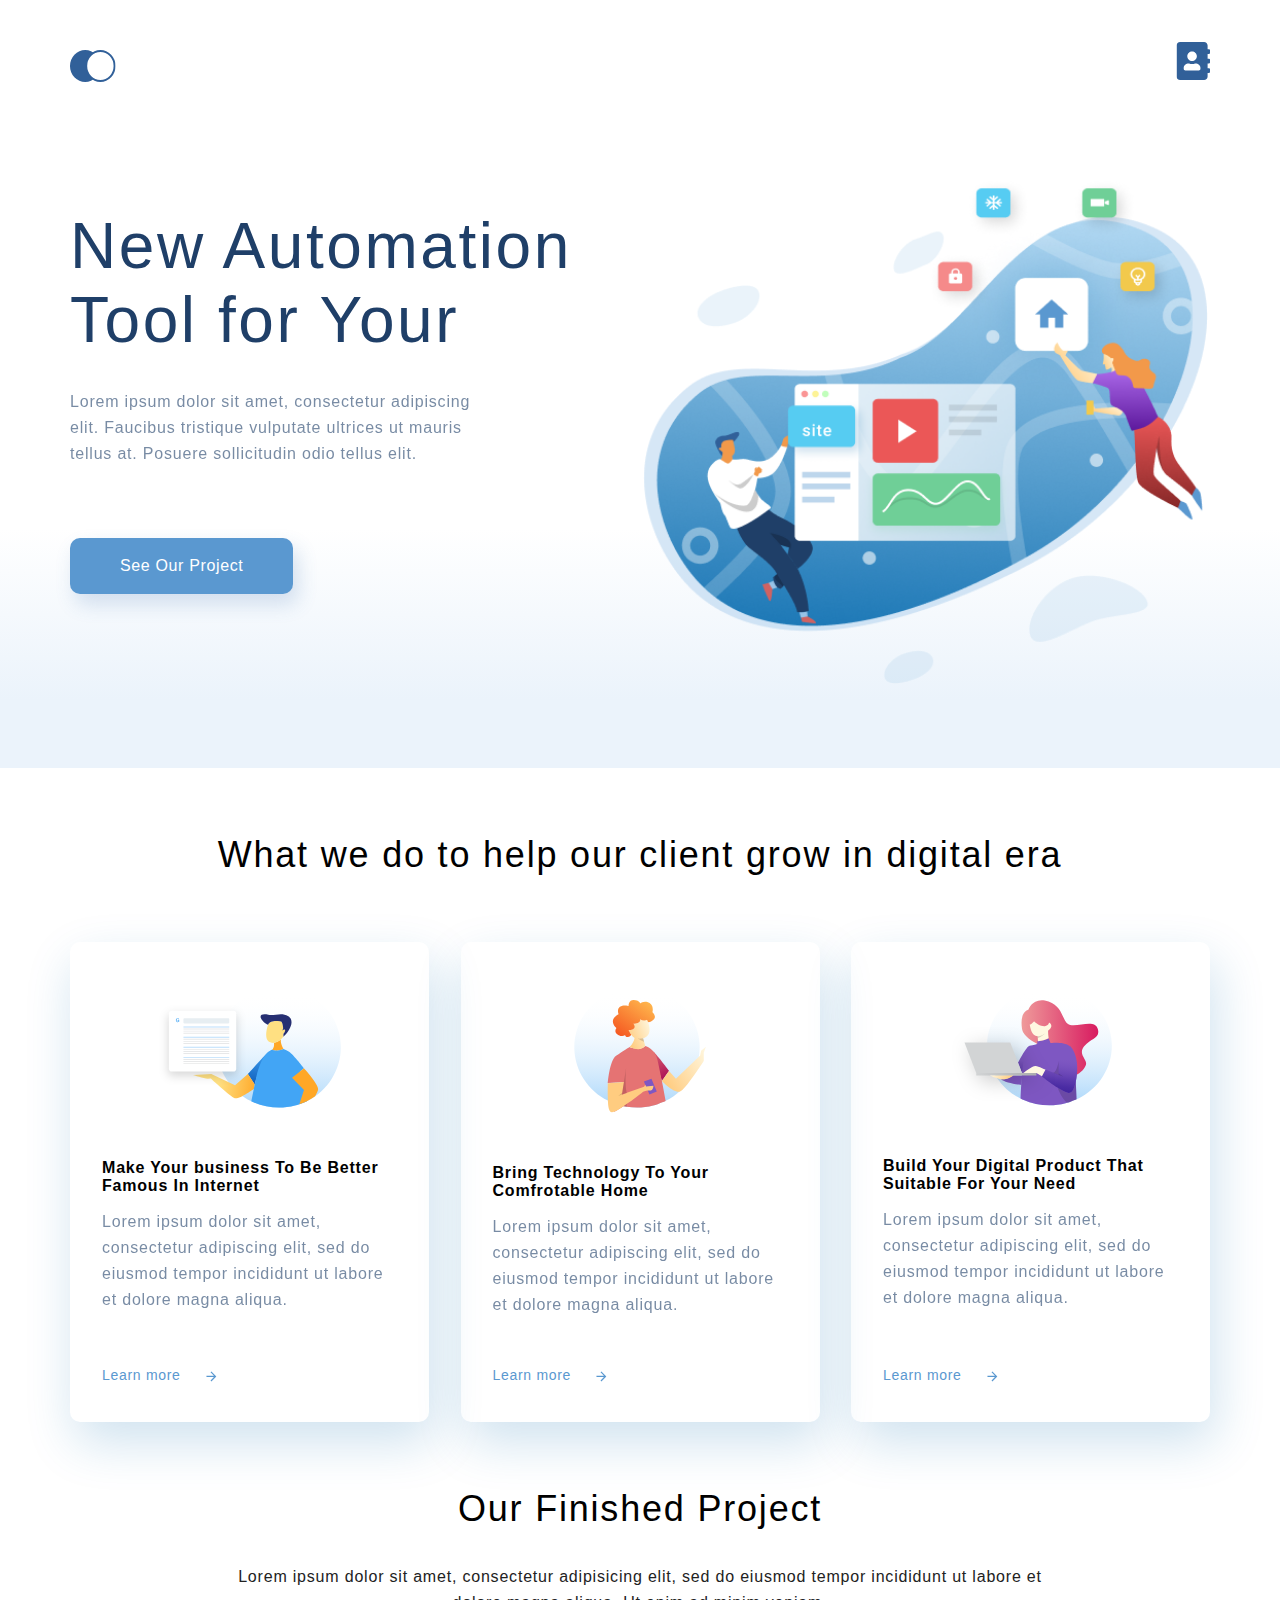
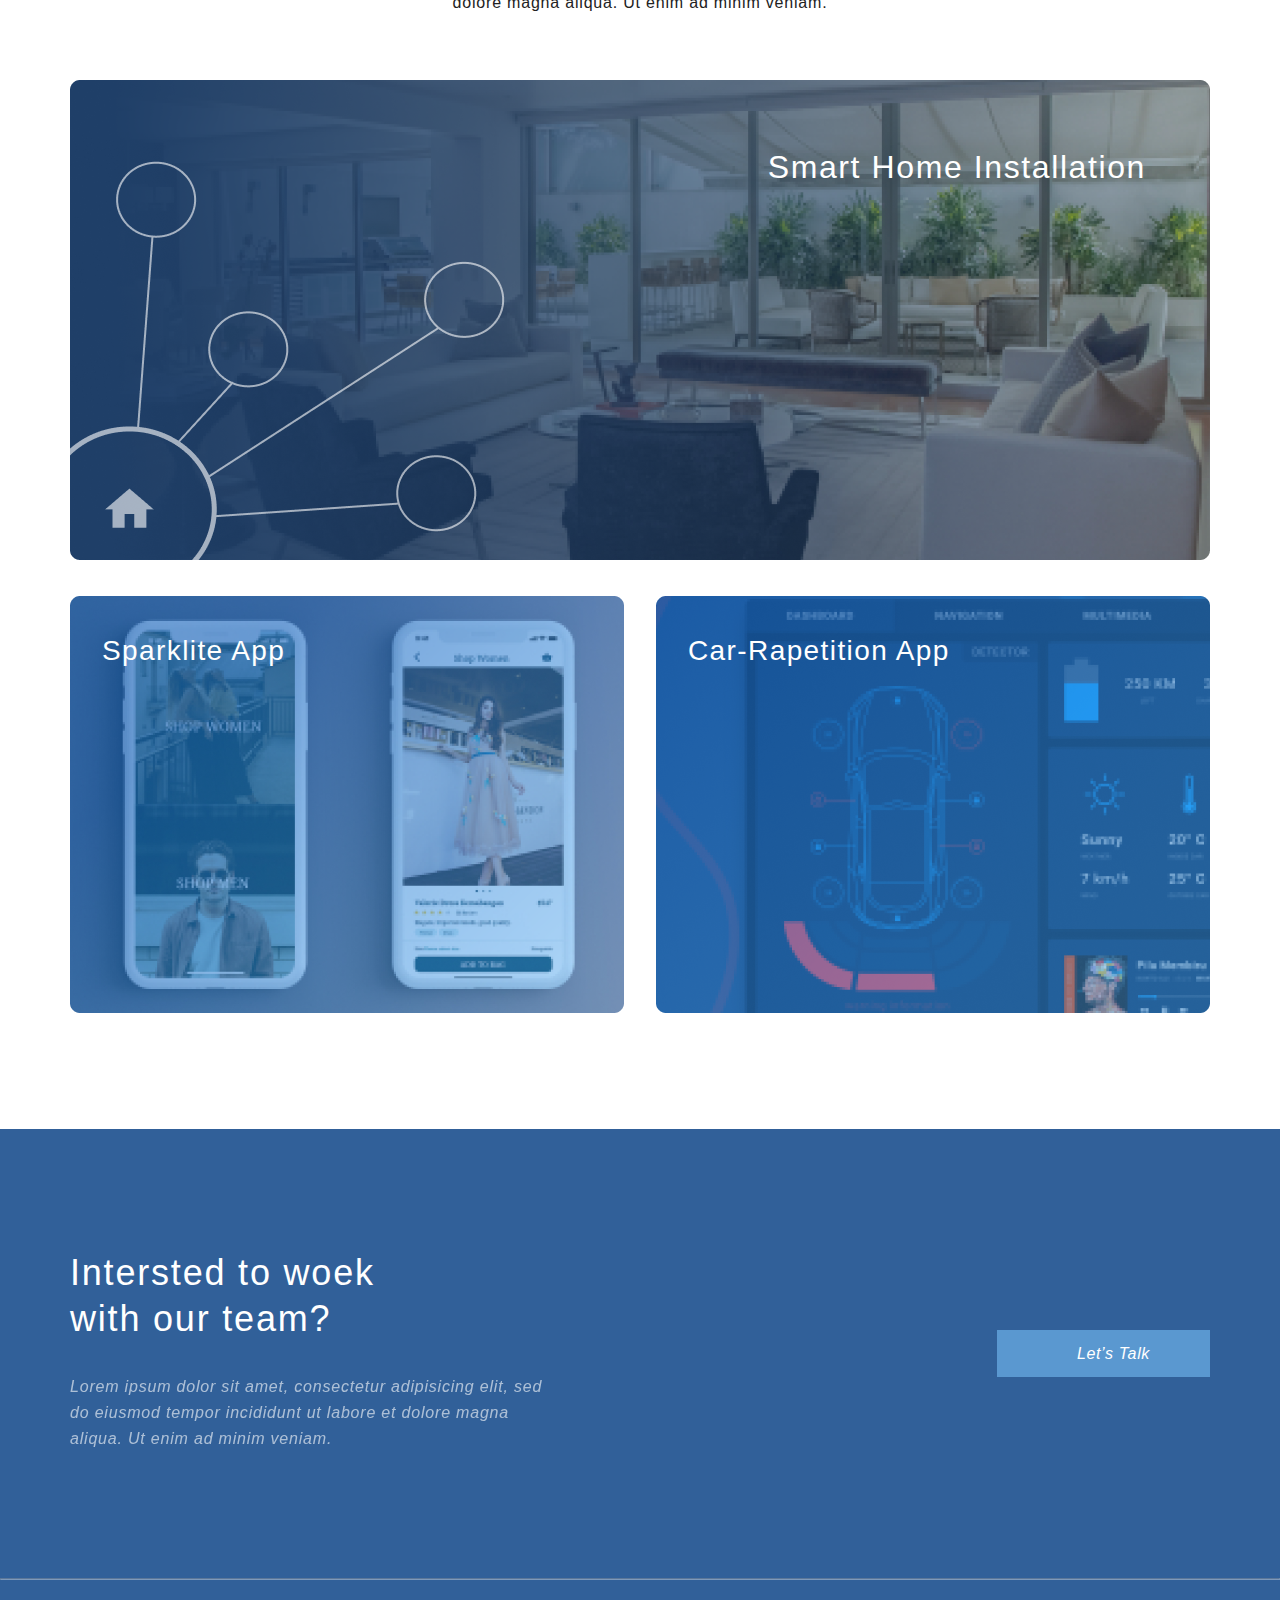
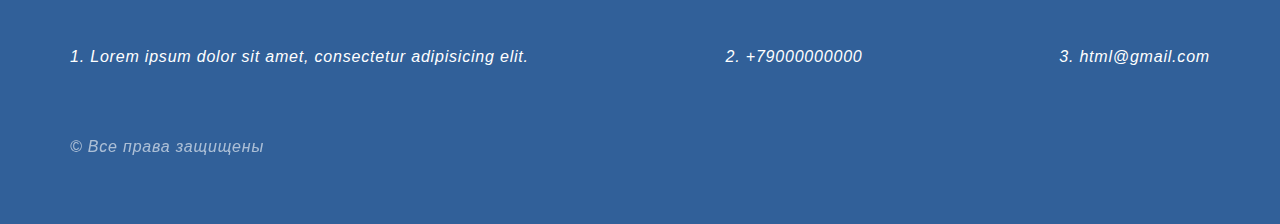
<file: index.html>
<!DOCTYPE html>
<html lang="en">
<head>
    <meta charset="UTF-8">
    <meta http-equiv="X-UA-Compatible" content="IE=edge">
    <meta name="viewport" content="width=device-width, initial-scale=1.0">
    <link rel="stylesheet" href="style.css">
    <title>Newtype</title>
</head>
<body>
    <div class="header">
        <div class="header_content container">
            <div class="header_content_menu ">
                <ul>
                    <li><a href="index.html"><img src="img/logo.svg" alt="main"></a></li>
                    <li><a href="contacts.html"><img src="img/contacts.svg" alt="contacts"></a></li>
                </ul>
            </div>
            <div class="header_content_text">
                <h1 class="first_heading">New Automation Tool for Your </h1>
                <p class="text">Lorem ipsum dolor sit amet, consectetur adipiscing elit. Faucibus tristique vulputate ultrices ut mauris tellus at. Posuere sollicitudin odio tellus elit.</p>
                <a href="https://spor.mybb.ru" target="_blank" class="header_content_button">See Our Project</a>
            </div>
        </div>
    </div>
    <div class="breeds container">
        <h3 class="third_heading">What we do to help our client grow in digital era</h3>
        <div class="breeds_cards">
            <div class="card">
                <img src="img/card-1.svg" alt="card 1" class="card__img">
                <h4 class="h4_card breeds_card_heading">Make Your business To Be Better Famous In Internet</h4>
                <p class="text">Lorem ipsum dolor sit amet, consectetur adipiscing elit, sed do eiusmod tempor incididunt ut labore et dolore magna aliqua. </p>
                <a href="https://klike.net/uploads/posts/2019-11/1572611130_1.jpg" target="_blank" class="card__link">Learn more<img src="img/arrow.svg" class="card_arrow" alt=""></a>
            </div>
            <div class="card">
                <img src="img/card-2.svg" alt="card 2" class="card__img">
                <h4 class="h4_card breeds_card_heading">Bring Technology To Your Comfrotable Home</h4>
                <p class="text">Lorem ipsum dolor sit amet, consectetur adipiscing elit, sed do eiusmod tempor incididunt ut labore et dolore magna aliqua. </p>
                <a href="https://bipbap.ru/wp-content/uploads/2017/01/4342140.jpg" target="_blank" class="card__link">Learn more<img class="card_arrow" src="img/arrow.svg" alt=""></a>
            </div>
            <div class="card">
                <img src="img/card-3.svg" alt="card 3" class="card__img">
                <h4 class="h4_card breeds_card_heading">Build Your Digital Product That Suitable For Your Need</h4>
                <p class="text">Lorem ipsum dolor sit amet, consectetur adipiscing elit, sed do eiusmod tempor incididunt ut labore et dolore magna aliqua. </p>
                <a href="https://vjoy.cc/wp-content/uploads/2020/02/1464729791156456568-810x540-1.jpg" target="_blank" class="card__link">Learn more<img src="img/arrow.svg" class="card_arrow" alt=""></a>
            </div>
        </div>
    </div>
    <div class="toys container">
        <h3 class="third_heading">Our Finished Project</h3>
        <p class="text">Lorem ipsum dolor sit amet, consectetur adipisicing elit, sed do eiusmod tempor incididunt ut labore et dolore magna aliqua. Ut enim ad minim veniam.</p>
        <div class="project__item">
            <img class="project__img" src="img/project-1.png" alt="photo">
            <p class="project_text project_text_big">Smart Home Installation</p>
        </div>
        <div class="project_parent">
            <div class="project__item progect__item_margin">
                <img class="project__img" src="img/project-2.png" alt="photo">
                <p image-card class="project_text">Sparklite App</p>
            </div>
            <div class="project__item">
                <img class="project__img" src="img/project-3.png" alt="photo">
                <p class="project_text">Car-Rapetition App</p>
            </div>
        </div>
    </div>
    <div class="footer">
        <div class="footer_top container">
            <div class="footer_top_text">
                <h3 class="third_heading">Intersted to woek with our team?</h3>
                <p class="text"><i>Lorem ipsum dolor sit amet, consectetur adipisicing elit, sed do eiusmod tempor incididunt ut labore et dolore magna aliqua. Ut enim ad minim veniam.</p>
            </div>
            <a href="https://spor.mybb.ru" target="_blank" class="footer_link">Let’s Talk</a>
        </div>
        <hr>
        <div class="footer_bottom container">
            <ol>
                <li>Lorem ipsum dolor sit amet, consectetur adipisicing elit.</li>
                <li>+79000000000</li>
                <li>html@gmail.com</li>
            </ol>
            <div class="footer_bottom_copyrights">
                <p class="text"> &copy; Все права защищены</p>
            </div>
        </div>
    </div>
</body>
</html>
</file>
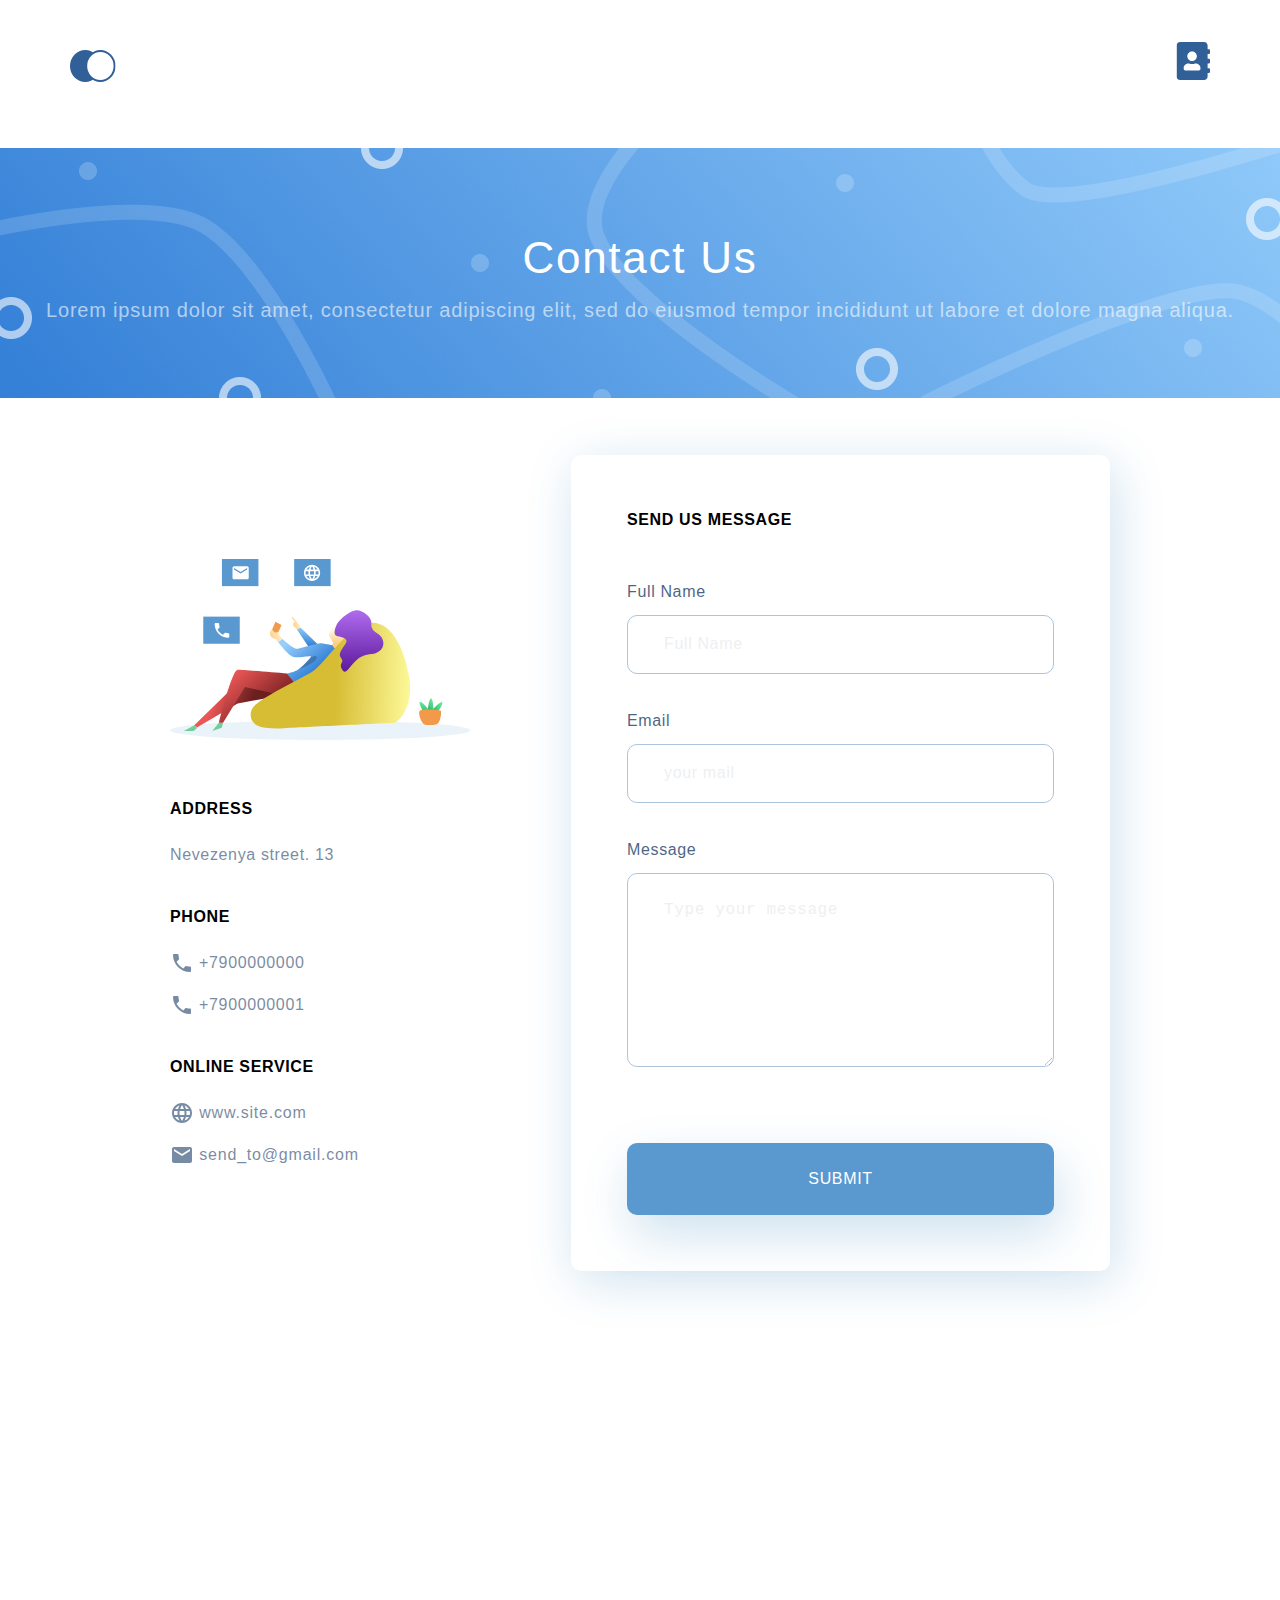
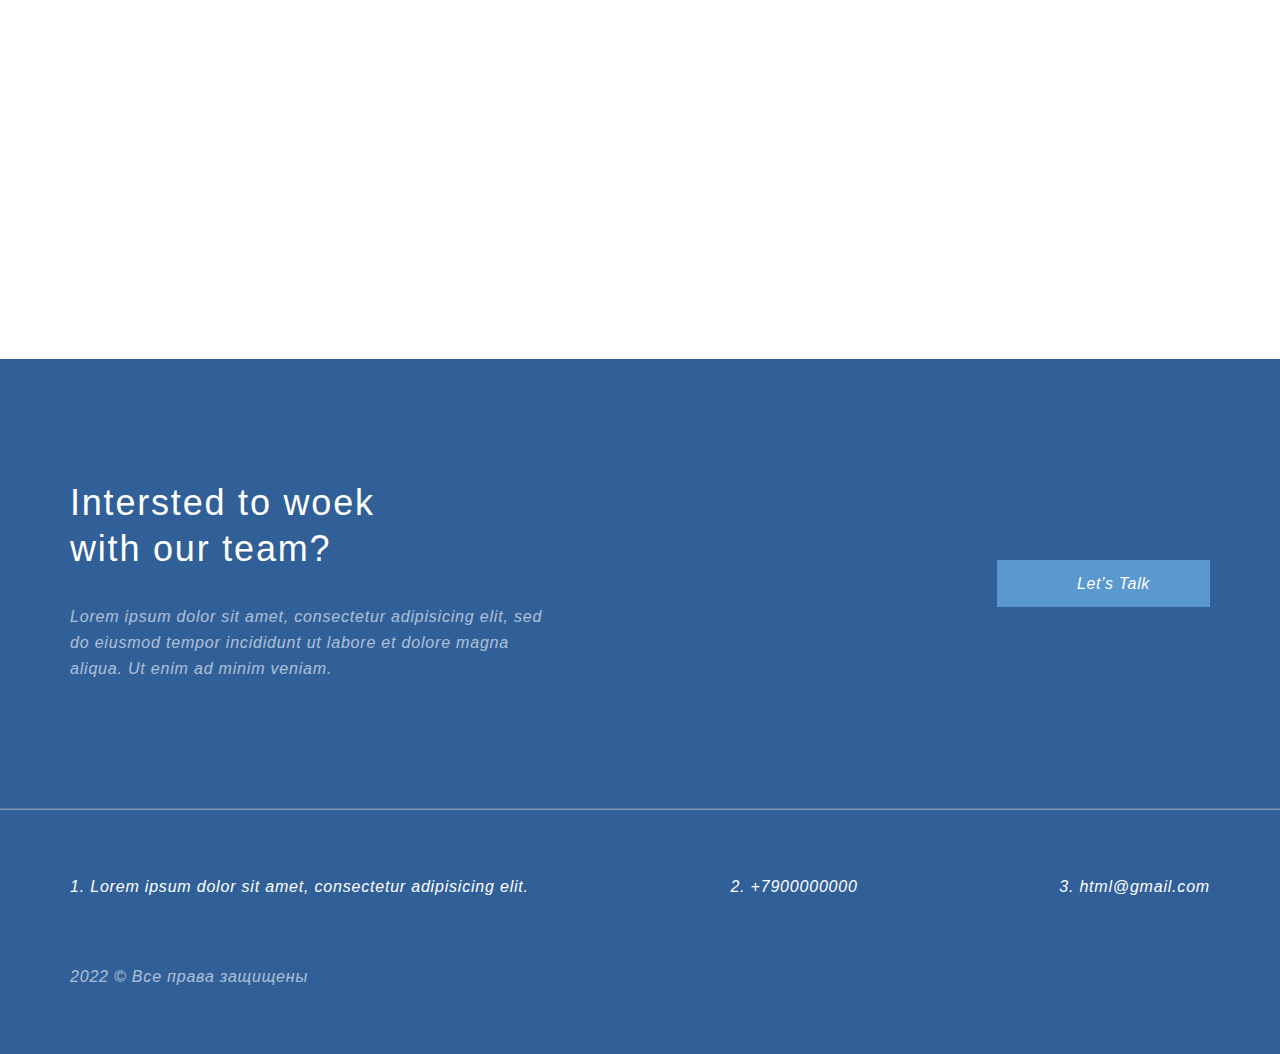
<file: contacts.html>
<!DOCTYPE html>
<html lang="en">
<head>
    <meta charset="UTF-8">
    <meta http-equiv="X-UA-Compatible" content="IE=edge">
    <meta name="viewport" content="width=device-width, initial-scale=1.0">
    <link rel="stylesheet" href="style.css">
    <title>Contacts</title>
</head>
<body>
    <div class="header">
        <div class="header_contacts container">
            <div class="header_content_menu">
                <ul>
                    <li><a href="index.html"><img src="img/logo.svg" alt="logo"></a></li>
                    <li><a href="contacts.html"><img src="img/contacts.svg" alt="contacts"></a></li>
                </ul>
            </div>
        </div>
        <div class="header_contact-us">
            <h2 class="second_heading">Contact Us</h2>
            <p class="text">Lorem ipsum dolor sit amet, consectetur adipiscing elit, sed do eiusmod tempor incididunt ut labore et dolore magna aliqua.</p>
        </div>
    </div>
    <div class="contacts-main container">
        <div class="contacts-main_wrapper">
            <div class="contacts-main_section">
                <img src="img/photo.svg" alt="photo">
                <div class="contacts-main_section_element">
                    <h4 class="h4_card contacts_text">Address</h4>
                    <p class="text contacts_text">Nevezenya street. 13</p>
                </div>
                <div class="contacts-main_section_element">
                    <h4 class="h4_card contacts_text">Phone</h4>
                    <ul>
                        <li class="text text_margin contacts_text"><img src="img/phone.svg" alt=""> +7900000000</li>
                        <li class="text contacts_text"><img src="img/phone.svg" alt=""> +7900000001</li>
                    </ul>
                </div>
                <div class="contacts-main_section_element">
                    <h4 class="h4_card contacts_text">Online service</h4>
                    <ul>
                        <li><a class="text text_margin contacts_link" href="https://spor.mybb.ru" target="_blank"><img src="img/site.svg" alt=""> www.site.com</a></li>
                        <li><a class="text contacts_link" href="mailto:knezhna@gmail.com" target="_blank"><img src="img/mail.svg" alt=""> send_to@gmail.com</a></li>
                    </ul>
                </div>
            </div>
            <div class="contacts-main_form">
                <h4 class="fourth_heading contacts_text">Send us message</h4>
                <form action="#">
                    <label for="name" class="label">Full Name</label><br>
                    <input type="text" class="input_field" name="name" id="name" placeholder="Full Name"><br>
                    <label for="email" class="label">Email</label><br>
                    <input type="email" class="input_field" name="email" id="email" placeholder="your mail"><br>
                    <label for="mess" class="label">Message<br></label>
                    <textarea name="mess" class="input_field" id="mess" cols="30" rows="10" placeholder="Type your message"></textarea>
                    <button type="submit" class="submit_button">submit</button>
                </form>
            </div>
        </div>
    </div>
    <div class="map">
        <script type="text/javascript" charset="utf-8" async src="https://api-maps.yandex.ru/services/constructor/1.0/js/?um=constructor%3Acef7afe99cf4b36ebcbde04408ffc25e269407f54f66e7297afc88c875d8301b&amp;width=100%&amp;height=400&amp;lang=ru_RU&amp;scroll=true"></script>
    </div>
    <div class="footer">
        <div class="footer_top container">
            <div class="footer_top_text">
                <h3 class="third_heading">Intersted to woek with our team?</h3>
                <p class="text"><i>Lorem ipsum dolor sit amet, consectetur adipisicing elit, sed do eiusmod tempor incididunt ut labore et dolore magna aliqua. Ut enim ad minim veniam.</p>
            </div>
            <a href="https://spor.mybb.ru" target="_blank" class="footer_link">Let’s Talk</a>
        </div>
        <hr>
        <div class="footer_bottom container">
            <ol>
                <li>Lorem ipsum dolor sit amet, consectetur adipisicing elit.</li>
                <li>+7900000000</li>
                <li>html@gmail.com</li>
            </ol>
            <div class="footer_bottom_copyrights">
                <p class="text">2022 &copy; Все права защищены</p>
            </div>
        </div>
    </div>
</body>
</html>
</file>
<file: style.css>
* {
  margin: 0;
  padding: 0;
}

body {
  font-family: Roboto, sans-serif;
}

.container {
  max-width: 1140px;
  margin: 0 auto;
}

.header {
  background: -webkit-gradient(linear, left bottom, left top, color-stop(8.84%, #EBF3FB), color-stop(31.12%, rgba(152, 195, 232, 0)));
  background: linear-gradient(0deg, #EBF3FB 8.84%, rgba(152, 195, 232, 0) 31.12%);
}

.text {
  font-size: 16px;
  line-height: 26px;
  color: #1F3F68;
  letter-spacing: 0.05em;
  opacity: 0.6;
}

.first_heading {
  font-size: 64px;
  color: #1F3F68;
  width: 510px;
  font-weight: 300;
  line-height: 74px;
  letter-spacing: 0.04em;
  margin-bottom: 32px;
}

.second_heading {
  font-weight: 500;
  font-size: 44px;
  text-align: center;
  line-height: 74px;
  letter-spacing: 0.04em;
  color: #FFFFFF;
}

.third_heading {
  font-size: 36px;
  text-align: center;
  font-weight: 300;
  line-height: 46px;
  letter-spacing: 0.05em;
}

.input_field {
  opacity: 0.4;
  border: 1px solid #356EAD;
  -webkit-box-sizing: border-box;
  box-sizing: border-box;
  border-radius: 10px;
  width: 100%;
  padding: 21px 36px;
  margin-top: 8px;
}

.input_field::-webkit-input-placeholder::-ms-input-placeholder::-ms-input-placeholder {
  font-weight: 300;
  font-size: 14px;
  line-height: 30px;
  letter-spacing: 0.04em;
  color: #1F3F68;
  opacity: 0.2;
}

.input_field::-webkit-input-placeholder {
  font-weight: 300;
  font-size: 16px;
  line-height: 30px;
  letter-spacing: 0.04em;
  color: #1F3F68;
  opacity: 0.2;
}

.input_field:-ms-input-placeholder {
  font-weight: 300;
  font-size: 16px;
  line-height: 30px;
  letter-spacing: 0.04em;
  color: #1F3F68;
  opacity: 0.2;
}

.input_field::-ms-input-placeholder {
  font-weight: 300;
  font-size: 16px;
  line-height: 30px;
  letter-spacing: 0.04em;
  color: #1F3F68;
  opacity: 0.2;
}

.input_field::placeholder {
  font-weight: 300;
  font-size: 16px;
  line-height: 30px;
  letter-spacing: 0.04em;
  color: #1F3F68;
  opacity: 0.2;
}

input.input_field {
  margin-bottom: 32px;
}

.submit_button {
  background: #5A98D0;
  -webkit-box-shadow: 5px 20px 50px rgba(16, 112, 177, 0.2);
  box-shadow: 5px 20px 50px rgba(16, 112, 177, 0.2);
  border-radius: 10px;
  font-weight: 500;
  font-size: 16px;
  line-height: 26px;
  text-align: center;
  color: #FFFFFF;
  text-transform: uppercase;
  margin-top: 72px;
  width: 100%;
  border: none;
  letter-spacing: 0.04em;
  padding: 23px 0px;
  width: 100%;
}

.header_content_menu ul {
  display: -webkit-box;
  display: -ms-flexbox;
  display: flex;
  -webkit-box-pack: justify;
  -ms-flex-pack: justify;
  justify-content: space-between;
  list-style-type: none;
}

.header_content_text > .text {
  width: 425px;
}

.card {
  width: 359px;
  padding: 44px 32px;
  -webkit-box-sizing: border-box;
  box-sizing: border-box;
  -webkit-box-shadow: 5px 20px 50px rgba(16, 112, 177, 0.2);
  box-shadow: 5px 20px 50px rgba(16, 112, 177, 0.2);
  border-radius: 10px;
  display: -webkit-box;
  display: -ms-flexbox;
  display: flex;
  -webkit-box-orient: vertical;
  -webkit-box-direction: normal;
  -ms-flex-direction: column;
  flex-direction: column;
  position: relative;
  height: 480px;
}

.breeds_cards {
  display: -webkit-box;
  display: -ms-flexbox;
  display: flex;
  -webkit-box-pack: justify;
  -ms-flex-pack: justify;
  justify-content: space-between;
  padding-top: 64px;
}

.footer_bottom > ol {
  display: -webkit-box;
  display: -ms-flexbox;
  display: flex;
  -webkit-box-pack: justify;
  -ms-flex-pack: justify;
  justify-content: space-between;
  list-style-position: inside;
}

.header_contact-us {
  text-align: center;
  background-image: url(img/contact_us_back.png);
  height: 250px;
  background-size: cover;
  margin-top: 54px;
  display: -webkit-box;
  display: -ms-flexbox;
  display: flex;
  -webkit-box-orient: vertical;
  -webkit-box-direction: normal;
  -ms-flex-direction: column;
  flex-direction: column;
  -webkit-box-pack: center;
  -ms-flex-pack: center;
  justify-content: center;
  margin-bottom: 57px;
}

.header_contact-us > .text {
  font-size: 20px;
  line-height: 30px;
  letter-spacing: 0.04em;
  color: rgba(255, 255, 255, 0.6);
  opacity: 1;
}

.contacts-main_wrapper {
  display: -webkit-box;
  display: -ms-flexbox;
  display: flex;
  -webkit-box-pack: justify;
  -ms-flex-pack: justify;
  justify-content: space-between;
  -webkit-box-align: center;
  -ms-flex-align: center;
  align-items: center;
}

.header_content_menu {
  padding-top: 42px;
}

.header_content_text {
  padding-top: 115px;
  -webkit-box-flex: 1;
  -ms-flex-positive: 1;
  flex-grow: 1;
  background-image: url(img/header_back.png);
  background-repeat: no-repeat;
  background-position: right center;
  background-size: 50%;
}

.header_content_button {
  background: #5A98D0;
  -webkit-box-shadow: 5px 10px 20px rgba(53, 110, 173, 0.2);
  box-shadow: 5px 10px 20px rgba(53, 110, 173, 0.2);
  border-radius: 10px;
  font-size: 16px;
  line-height: 26px;
  text-align: center;
  letter-spacing: 0.04em;
  color: #FFFFFF;
  text-decoration: none;
  padding: 15px 50px;
  display: inline-block;
  margin-top: 71px;
}

.header_content {
  display: -webkit-box;
  display: -ms-flexbox;
  display: flex;
  -webkit-box-orient: vertical;
  -webkit-box-direction: normal;
  -ms-flex-direction: column;
  flex-direction: column;
  height: 100%;
  min-height: 768px;
}

.breeds {
  padding: 64px 0;
}

.breeds_card_heading {
  letter-spacing: 0.05em;
  margin-bottom: 14px;
}

.card__link {
  font-size: 14px;
  line-height: 30px;
  letter-spacing: 0.05em;
  color: #5A98D0;
  text-decoration: none;
  position: absolute;
  bottom: 32px;
}

.card__img {
  -ms-flex-item-align: center;
  -ms-grid-row-align: center;
  align-self: center;
  margin-bottom: 51px;
}

.card_arrow {
  width: 15.2px;
  padding-left: 23px;
  vertical-align: middle;
}

.toys > .text {
  color: #222222;
  opacity: 1;
  width: 75%;
  text-align: center;
  margin: 32px auto 64px;
}

.project__item {
  position: relative;
  -webkit-box-flex: 1;
  -ms-flex-positive: 1;
  flex-grow: 1;
}

.project_text {
  position: absolute;
  font-size: 28px;
  line-height: 46px;
  text-align: right;
  letter-spacing: 0.05em;
  color: #FFFFFF;
  top: 32px;
  left: 32px;
}

.project_parent {
  display: -webkit-box;
  display: -ms-flexbox;
  display: flex;
  -webkit-box-pack: justify;
  -ms-flex-pack: justify;
  justify-content: space-between;
  margin-top: 32px;
  margin-bottom: 112px;
}

.project__img {
  width: 100%;
}

.progect__item_margin {
  margin-right: 32px;
}

.project_text_big {
  font-size: 32px;
  top: 64px;
  right: 64px;
}

.contacts-main {
  max-width: 940px;
}

.contacts_text {
  letter-spacing: 0.04em;
}

.contacts_link {
  text-decoration: none;
}

.contacts-main_section > img {
  margin-bottom: 56px;
}

.contacts-main_section_element:not(:first-of-type) {
  margin-top: 40px;
}

.contacts-main_wrapper h4 {
  text-transform: uppercase;
}

.contacts-main_section_element h4 {
  padding-bottom: 24px;
}

.contacts-main_section_element a {
  display: inline-block;
}

.text_margin {
  margin-bottom: 16px;
}

.contacts-main_section_element li {
  list-style-type: none;
}

.contacts-main_section_element img {
  vertical-align: middle;
}

.contacts-main_form {
  width: 540px;
  -webkit-box-shadow: 5px 10px 50px rgba(16, 112, 177, 0.2);
  box-shadow: 5px 10px 50px rgba(16, 112, 177, 0.2);
  border-radius: 10px;
  margin-left: 100px;
  padding: 56px;
  -webkit-box-sizing: border-box;
  box-sizing: border-box;
}

.label {
  font-size: 16px;
  line-height: 30px;
  letter-spacing: 0.04em;
  color: #1F3F68;
  opacity: 0.8;
}

.contacts-main_form h4 {
  margin-bottom: 48px;
}

.map {
  width: 940px;
  height: 480px;
  margin: 96px auto 112px;
}

.map iframe {
  width: 100%;
  height: 100%;
}

.footer {
  background: #316099;
  padding-bottom: 64px;
  color: #FFFFFF;
}

.footer .text {
  color: #FFFFFF;
}

.footer_link {
  background: #5A98D0;
  font-size: 16px;
  line-height: 6;
  text-align: center;
  letter-spacing: 0.04em;
  color: #FFFFFF;
  padding: 15px 80px;
  text-decoration: none;
  -ms-flex-item-align: center;
  -ms-grid-row-align: center;
  align-self: center;
  padding-right: 60px;
}

.footer_top {
  display: -webkit-box;
  display: -ms-flexbox;
  display: flex;
  -webkit-box-pack: justify;
  -ms-flex-pack: justify;
  justify-content: space-between;
  padding: 30px;
  -webkit-box-align: center;
      -ms-flex-align: center;
          align-items: center;
}

.footer_top_text > .third_heading {
  padding-bottom: 32px;
  text-align: left;
  width: 340px;
}

.footer_top_text {
  width: 495px;
  padding-bottom: 96px;
  padding-top: 91px;
}

.footer_bottom {
  font-size: 16px;
  line-height: 26px;
  letter-spacing: 0.05em;
  padding-top: 64px;
}

.footer_bottom_copyrights {
  padding-top: 64px;
}

hr {
  opacity: 0.4;
}

@media (max-width: 1024px) {
  .container {
    padding-left: 32px;
    padding-right: 32px;
  }
  .header_content_text {
    background-position: right 280px;
  }
  .breeds_cards {
    -webkit-box-orient: vertical;
    -webkit-box-direction: normal;
    -ms-flex-direction: column;
    flex-direction: column;
    -webkit-box-align: center;
    -ms-flex-align: center;
    align-items: center;
  }
  .card {
    margin-bottom: 32px;
  }
  .footer_top {
    padding: 47px 124px 64px;
  }
  .footer_top_text {
    padding: 0;
    width: 340px;
  }
  .footer_link {
    padding: 30px;
  }
  .footer_bottom {
    padding: 64px 124px 0;
  }
  .footer_bottom > ol {
    -webkit-box-orient: vertical;
    -webkit-box-direction: normal;
    -ms-flex-direction: column;
    flex-direction: column;
  }
  .footer_bottom > ol > li:not(:last-of-type) {
    margin-bottom: 25px;
  }
  .contacts-main_wrapper {
    -webkit-box-orient: vertical;
    -webkit-box-direction: normal;
    -ms-flex-direction: column;
    flex-direction: column;
  }
  .contacts-main_form {
    margin-left: 0;
    margin-top: 64px;
  }
  .map {
    width: 100%;
    height: 392px;
    margin: 64px 0;
  }
}

@media (max-width: 667px) {
  .header_content {
    min-height: 376px;
    padding-bottom: 41px;
    -webkit-box-sizing: border-box;
    box-sizing: border-box;
  }
  .header_content_menu {
    padding-top: 24px;
  }
  .header_content_text {
    padding-top: 36px;
    display: -webkit-box;
    display: -ms-flexbox;
    display: flex;
    -webkit-box-orient: vertical;
    -webkit-box-direction: normal;
    -ms-flex-direction: column;
    flex-direction: column;
    -webkit-box-align: center;
    -ms-flex-align: center;
    align-items: center;
    background-image: none;
  }
  .first_heading {
    font-size: 32px;
    line-height: 37px;
    margin-bottom: 12px;
    width: 100%;
    text-align: center;
  }
  .header_content_text > .text {
    width: 100%;
    text-align: center;
  }
  .header_content_button {
    font-size: 12px;
    line-height: 26px;
    padding: 0 8px;
    margin-top: 32px;
  }
  .third_heading {
    font-size: 24px;
    line-height: 28px;
  }
  .breeds {
    padding-top: 48px;
  }
  .breeds_cards {
    padding-top: 32px;
  }
  .card {
    width: 100%;
  }
  .toys > .text {
    width: 100%;
  }
  .project_text {
    font-size: 16px;
    line-height: 19px;
    top: 16px;
    left: 16px;
  }
  .project_text_big {
    right: 16px;
  }
  .project_parent {
    -webkit-box-orient: vertical;
    -webkit-box-direction: normal;
    -ms-flex-direction: column;
    flex-direction: column;
    margin-top: 16px;
  }
  .progect__item_margin {
    margin-right: 0;
    margin-bottom: 16px;
  }
  .footer_top {
    padding: 6px 16px 41px;
    -webkit-box-orient: vertical;
    -webkit-box-direction: normal;
    -ms-flex-direction: column;
    flex-direction: column;
  }
  .footer_top_text {
    width: 100%;
    text-align: center;
  }
  .footer_top_text > .third_heading {
    text-align: center;
    width: 100%;
  }
  .footer_link {
    margin-top: 40px;
  }
  .footer_bottom {
    padding: 32px 16px 0;
  }
  .footer_bottom > ol > li:not(:last-of-type) {
    margin-bottom: 18px;
  }
  .footer_bottom_copyrights {
    padding-top: 32px;
  }
  .footer {
    padding-bottom: 32px;
  }
  .contacts-main_form {
    width: 100%;
    padding: 36px;
  }
  .contacts-main {
    padding: 0 16px;
  }
  .contacts-main_form .h4_card {
    margin-bottom: 32px;
    font-size: 20px;
    line-height: 30px;
    color: #1F3F68;
  }
  .label {
    font-size: 14px;
  }
  input.input_field {
    margin-bottom: 20px;
  }
  .input_field {
    margin-top: 0;
  }
  .submit_button {
    margin-top: 46px;
    padding: 15px 0;
  }
  .map {
    margin: 32px 0;
  }
}
/*# sourceMappingURL=style.css.map */
</file>
